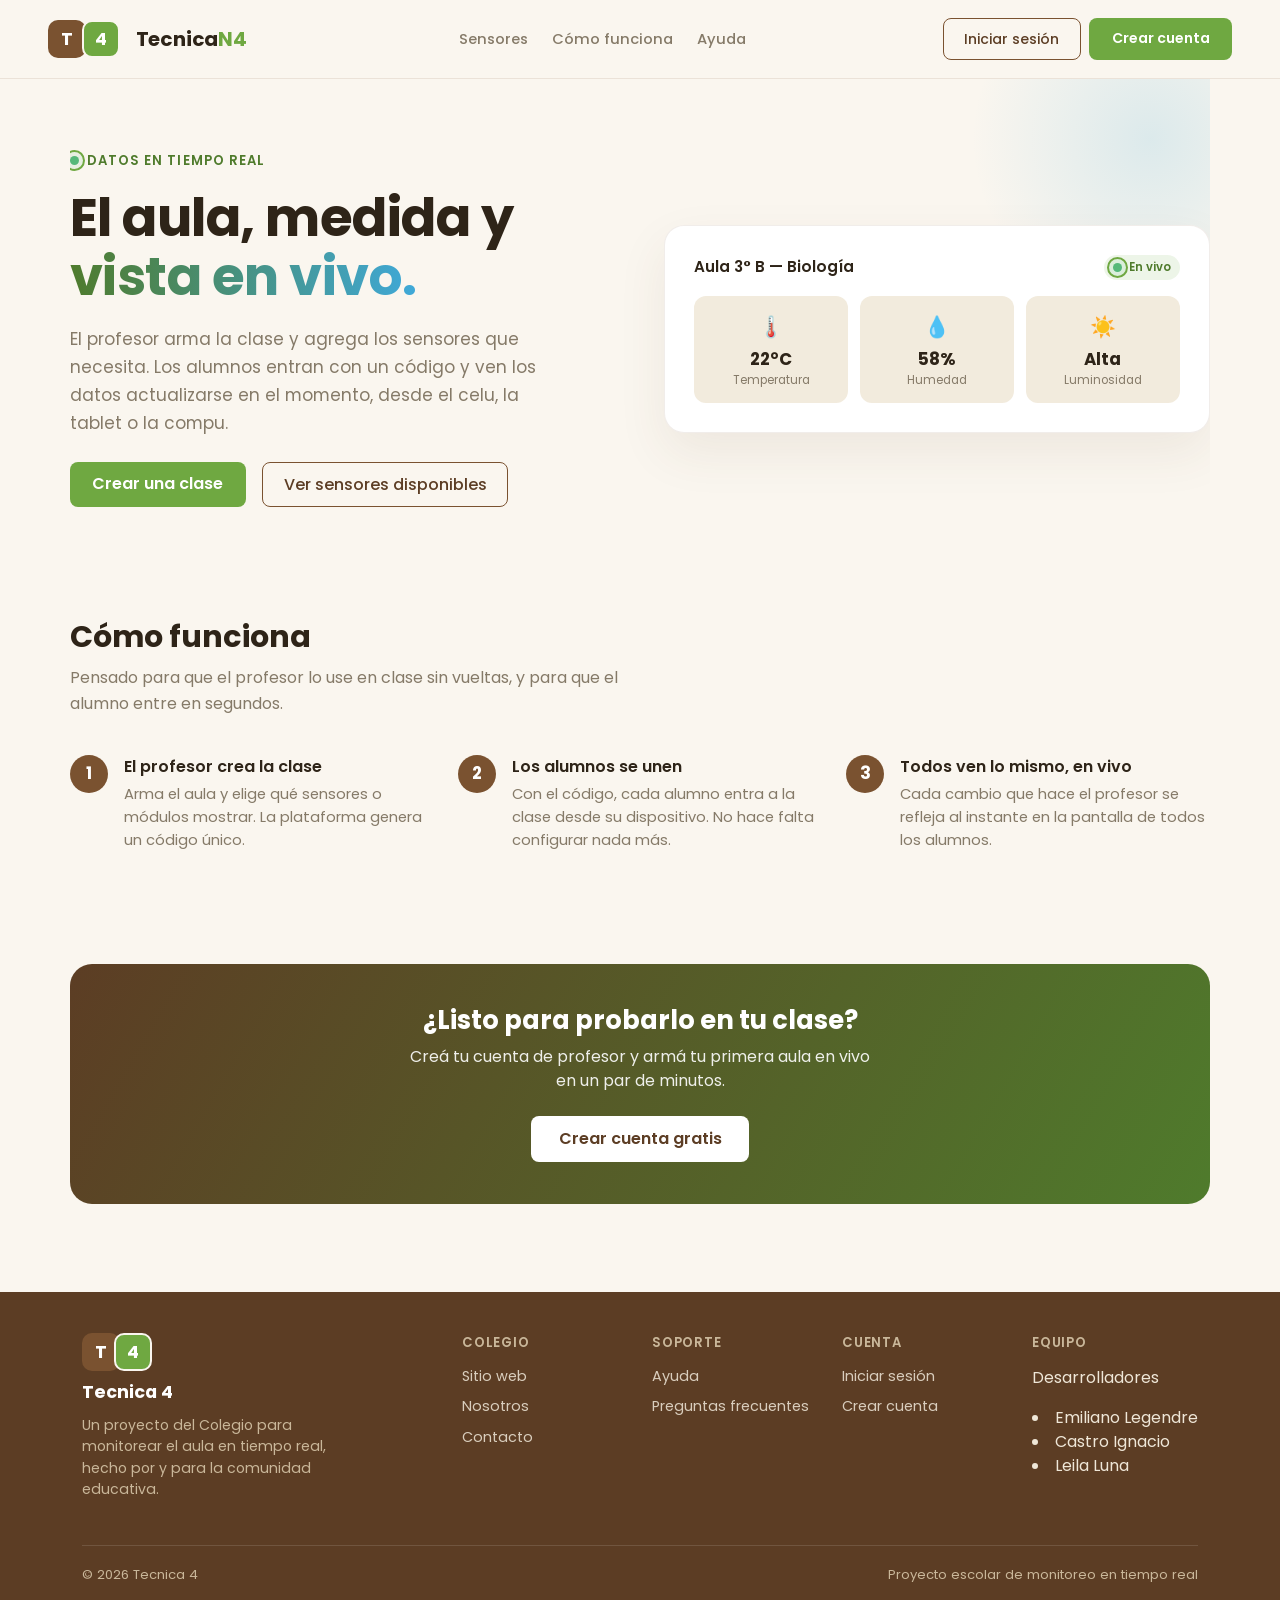
<file: home.html>
<!DOCTYPE html>
<html lang="es">
<head>
<meta charset="UTF-8">
<meta name="viewport" content="width=device-width, initial-scale=1.0">
<title>Tec4 — Monitoreo en vivo para el aula</title>
<link href="https://cdnjs.cloudflare.com/ajax/libs/twitter-bootstrap/5.3.3/css/bootstrap.min.css" rel="stylesheet">
<link rel="preconnect" href="https://fonts.googleapis.com">
<link href="https://fonts.googleapis.com/css2?family=Poppins:wght@400;500;600;700&display=swap" rel="stylesheet">
<link rel="stylesheet" href="styles.css">
</head>
<body>

<nav class="navbar navbar-custom container-fluid px-4 px-lg-5">
  <div class="d-flex align-items-center gap-3">
    <div class="brand-logos">
      <div class="logo-chip school" title="Logo del colegio">T</div>
      <div class="logo-chip project" title="Logo de AulaViva">4</div>
    </div>
    <a class="navbar-brand brand mb-0" href="index.html">Tecnica<span class="accent">N4</span></a>
  </div>
  <div class="d-none d-lg-flex align-items-center gap-4">
    <a href="#sensores" class="nav-link-custom text-decoration-none">Sensores</a>
    <a href="#como-funciona" class="nav-link-custom text-decoration-none">Cómo funciona</a>
    <a href="#" class="nav-link-custom text-decoration-none">Ayuda</a>
  </div>
  <div class="d-flex gap-2">
    <a href="login/login.html" class="btn btn-outline-custom btn-sm">Iniciar sesión</a>
    <a href="registro/registro.html" class="btn btn-verde btn-sm">Crear cuenta</a>
  </div>
</nav>

<div class="container hero">
  <div class="row align-items-center g-5">
    <div class="col-lg-6">
      <div class="eyebrow"><span class="pulse-dot"></span> Datos en tiempo real</div>
      <h1 class="headline">
        El aula, medida y<br>
        <span class="grad">vista en vivo.</span>
      </h1>
      <p class="lede">
        El profesor arma la clase y agrega los sensores que necesita.
        Los alumnos entran con un código y ven los datos actualizarse
        en el momento, desde el celu, la tablet o la compu.
      </p>
      <div class="d-flex flex-wrap gap-3 mt-4">
        <a href="register.html" class="btn btn-verde">Crear una clase</a>
        <a href="#sensores" class="btn btn-outline-custom">Ver sensores disponibles</a>
      </div>
    </div>

    <div class="col-lg-6">
      <div class="hero-card">
        <div class="hero-card-header">
          <span class="hero-card-title">Aula 3° B — Biología</span>
          <span class="live-tag"><span class="pulse-dot"></span> En vivo</span>
        </div>
        <div class="mini-sensor-row">
          <div class="mini-sensor">
            <div class="icon">🌡️</div>
            <div class="val">22°C</div>
            <div class="lab">Temperatura</div>
          </div>
          <div class="mini-sensor">
            <div class="icon">💧</div>
            <div class="val">58%</div>
            <div class="lab">Humedad</div>
          </div>
          <div class="mini-sensor">
            <div class="icon">☀️</div>
            <div class="val">Alta</div>
            <div class="lab">Luminosidad</div>
          </div>
        </div>
      </div>
    </div>
  </div>
</div>



<div class="container section" id="como-funciona">
  <h2 class="section-title">Cómo funciona</h2>
  <p class="section-sub">
    Pensado para que el profesor lo use en clase sin vueltas, y para
    que el alumno entre en segundos.
  </p>

  <div class="row g-4">
    <div class="col-md-4 step-card fade-up">
      <div class="step-num">1</div>
      <div>
        <div class="step-title">El profesor crea la clase</div>
        <div class="step-text">Arma el aula y elige qué sensores o módulos mostrar. La plataforma genera un código único.</div>
      </div>
    </div>
    <div class="col-md-4 step-card fade-up">
      <div class="step-num">2</div>
      <div>
        <div class="step-title">Los alumnos se unen</div>
        <div class="step-text">Con el código, cada alumno entra a la clase desde su dispositivo. No hace falta configurar nada más.</div>
      </div>
    </div>
    <div class="col-md-4 step-card fade-up">
      <div class="step-num">3</div>
      <div>
        <div class="step-title">Todos ven lo mismo, en vivo</div>
        <div class="step-text">Cada cambio que hace el profesor se refleja al instante en la pantalla de todos los alumnos.</div>
      </div>
    </div>
  </div>
</div>

<div class="container section">
  <div class="cta-band fade-up">
    <h3>¿Listo para probarlo en tu clase?</h3>
    <p>Creá tu cuenta de profesor y armá tu primera aula en vivo en un par de minutos.</p>
    <a href="register.html" class="btn btn-cta">Crear cuenta gratis</a>
  </div>
</div>

<footer class="footer">
  <div class="container">
    <div class="row g-4">
      <div class="col-lg-4">
        <div class="d-flex align-items-center gap-2 mb-2">
          <div class="logo-chip school">T</div>
          <div class="logo-chip project">4</div>
        </div>
        <div class="footer-brand">Tecnica 4</div>
        <p style="color:#C9B79A; font-size:0.88rem; max-width:280px;">
          Un proyecto del Colegio para monitorear el aula en tiempo real,
          hecho por y para la comunidad educativa.
        </p>  
      </div>
      <div class="col-6 col-lg-2">
        <div class="footer-col-title">Colegio</div>
        <a href="#">Sitio web</a>
        <a href="#">Nosotros</a>
        <a href="#">Contacto</a>
      </div>
      <div class="col-6 col-lg-2">
        <div class="footer-col-title">Soporte</div>
        <a href="#">Ayuda</a>
        <a href="#">Preguntas frecuentes</a>
      </div>
      <div class="col-6 col-lg-2">
        <div class="footer-col-title">Cuenta</div>
        <a href="login.html">Iniciar sesión</a>
        <a href="register.html">Crear cuenta</a>
      </div>
      <div class="col-6 col-lg-2">
        <div class="footer-col-title">Equipo</div>
        <p>Desarrolladores</p>
        <li>Emiliano Legendre</li>
        <li>Castro Ignacio</li>
        <li>Leila Luna</li>
      </div>
    </div>
    <div class="footer-bottom">
      <span>© 2026 Tecnica 4</span>
      <span>Proyecto escolar de monitoreo en tiempo real</span>
    </div>
  </div>
</footer>

<script>
  const els = document.querySelectorAll('.fade-up');
  const obs = new IntersectionObserver((entries) => {
    entries.forEach(e => {
      if (e.isIntersecting) e.target.classList.add('visible');
    });
  }, { threshold: 0.15 });
  els.forEach(el => obs.observe(el));
</script>

</body>
</html>
</file>
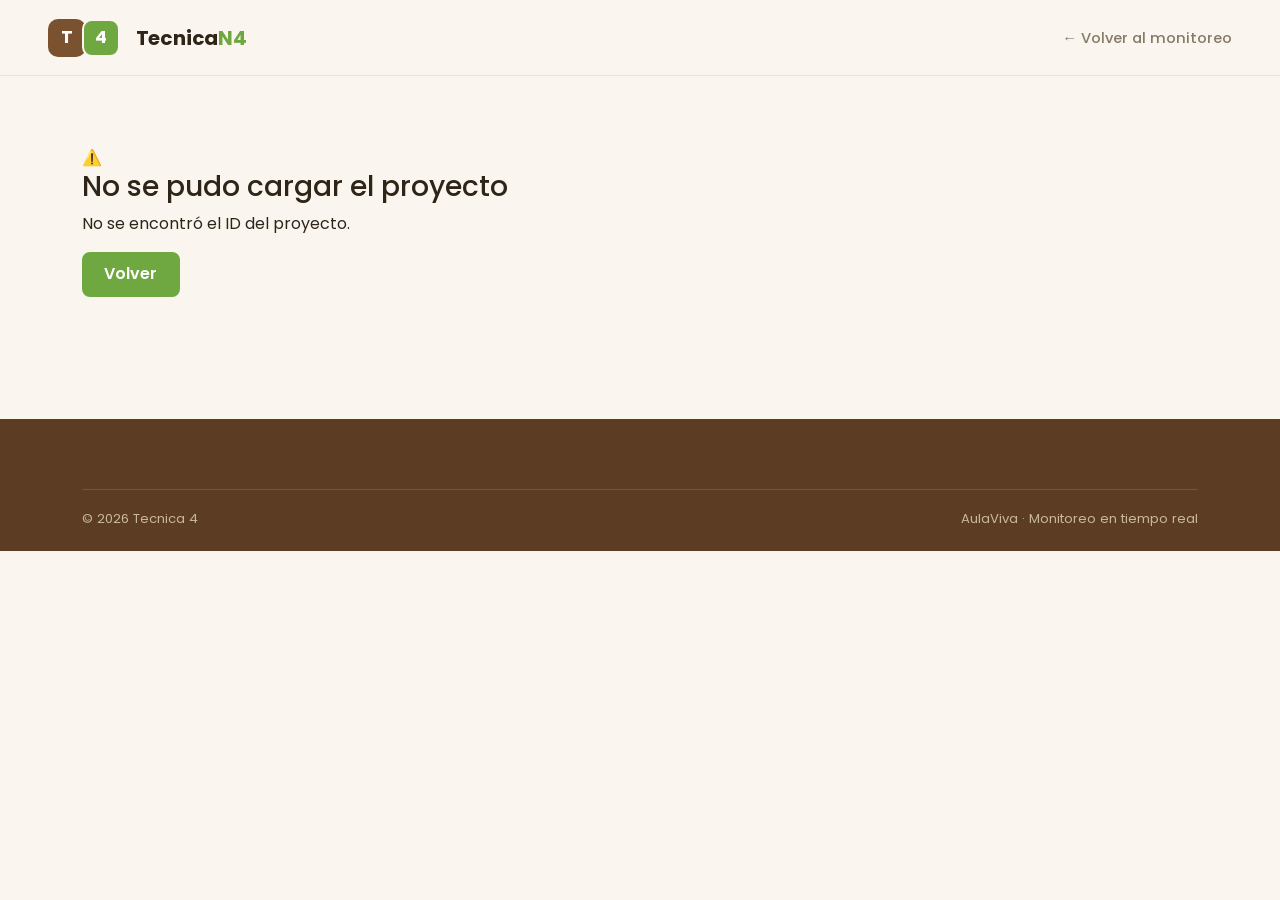
<file: proyecto.html>
<!DOCTYPE html>
<html lang="es">

<head>

    <meta charset="UTF-8">

    <meta
        name="viewport"
        content="width=device-width, initial-scale=1.0">

    <title>AulaViva — Proyecto</title>


    <link
        href="https://cdnjs.cloudflare.com/ajax/libs/twitter-bootstrap/5.3.3/css/bootstrap.min.css"
        rel="stylesheet">


    <link
        href="https://fonts.googleapis.com/css2?family=Poppins:wght@400;500;600;700&display=swap"
        rel="stylesheet">


    <link
        rel="stylesheet"
        href="styles.css">

</head>


<body>


<!-- =====================================================
     NAVBAR
===================================================== -->

<nav class="navbar navbar-custom container-fluid px-4 px-lg-5">

    <div class="d-flex align-items-center gap-3">

        <div class="brand-logos">

            <div class="logo-chip school">
                T
            </div>

            <div class="logo-chip project">
                4
            </div>

        </div>


        <a
            class="navbar-brand brand mb-0"
            href="index.php">

            Tecnica<span class="accent">N4</span>

        </a>

    </div>


    <div class="d-flex align-items-center gap-3">

        <a
            href="index.php"
            class="nav-link-custom text-decoration-none">

            ← Volver al monitoreo

        </a>

    </div>

</nav>



<!-- =====================================================
     CONTENIDO
===================================================== -->

<main class="container dashboard">


    <!-- CARGANDO -->

    <div
        id="cargandoProyecto"
        class="text-center py-5">

        <h3>
            Cargando proyecto...
        </h3>

    </div>



    <!-- =================================================
         PROYECTO
    ================================================== -->

    <section
        id="contenidoProyecto"
        style="display:none;">


        <!-- ENCABEZADO -->

        <div class="dashboard-header">

            <div>

                <div class="eyebrow">

                    <span class="pulse-dot"></span>

                    Proyecto de monitoreo

                </div>


                <h1
                    id="nombreProyecto"
                    class="dashboard-title">

                    —

                </h1>


                <p
                    id="descripcionProyecto"
                    class="dashboard-subtitle">

                    —

                </p>

            </div>


            <div class="live-status">

                <span class="pulse-dot"></span>

                <div>

                    <strong id="estadoProyecto">
                        —
                    </strong>

                    <small>
                        Estado del proyecto
                    </small>

                </div>

            </div>

        </div>



        <!-- =================================================
             INFORMACIÓN
        ================================================== -->

        <section class="dashboard-info">


            <div class="info-box">

                <div class="info-icon">
                    📚
                </div>

                <div>

                    <strong>
                        Materia
                    </strong>

                    <p id="materiaProyecto">
                        —
                    </p>

                </div>

            </div>



            <div class="info-box">

                <div class="info-icon">
                    🎓
                </div>

                <div>

                    <strong>
                        Curso
                    </strong>

                    <p id="cursoProyecto">
                        —
                    </p>

                </div>

            </div>



            <div class="info-box">

                <div class="info-icon">
                    👤
                </div>

                <div>

                    <strong>
                        Responsable
                    </strong>

                    <p id="responsableProyecto">
                        —
                    </p>

                </div>

            </div>



            <div class="info-box">

                <div class="info-icon">
                    🧑‍💻
                </div>

                <div>

                    <strong>
                        Creado por
                    </strong>

                    <p id="usuarioProyecto">
                        —
                    </p>

                </div>

            </div>


        </section>



        <!-- =================================================
             SENSORES ACTUALES
        ================================================== -->

        <section>

            <div class="projects-heading">

                <div>

                    <div class="eyebrow">
                        Datos actuales
                    </div>

                    <h2>
                        Sensores
                    </h2>

                    <p>
                        Últimos valores registrados.
                    </p>

                </div>

            </div>


            <div class="row g-4">


                <!-- MQ5 -->

                <div class="col-md-4">

                    <article class="sensor-card">

                        <div class="sensor-card-top">

                            <div class="sensor-icon">
                                🔥
                            </div>

                            <span
                                id="estadoMQ5"
                                class="sensor-status">

                                Esperando

                            </span>

                        </div>


                        <div class="sensor-info">

                            <p class="sensor-label">
                                SENSOR MQ-5
                            </p>


                            <h2
                                id="actualMQ5"
                                class="sensor-value">

                                —

                            </h2>


                            <p class="sensor-name">
                                Gases combustibles
                            </p>

                        </div>

                    </article>

                </div>



                <!-- DHT11 -->

                <div class="col-md-4">

                    <article class="sensor-card">

                        <div class="sensor-card-top">

                            <div class="sensor-icon">
                                🌡️
                            </div>

                            <span
                                id="estadoDHT11"
                                class="sensor-status">

                                Esperando

                            </span>

                        </div>


                        <div class="sensor-info">

                            <p class="sensor-label">
                                SENSOR DHT11
                            </p>


                            <div class="sensor-measure">

                                <span class="measure-label">
                                    Temperatura
                                </span>

                                <h2
                                    id="actualDHTTemp"
                                    class="sensor-value sensor-value-small">

                                    —

                                </h2>

                            </div>


                            <div class="sensor-measure">

                                <span class="measure-label">
                                    Humedad
                                </span>

                                <h2
                                    id="actualDHTHum"
                                    class="sensor-value sensor-value-small">

                                    —

                                </h2>

                            </div>

                        </div>

                    </article>

                </div>



                <!-- DS18B20 -->

                <div class="col-md-4">

                    <article class="sensor-card">

                        <div class="sensor-card-top">

                            <div class="sensor-icon">
                                🌡️
                            </div>

                            <span
                                id="estadoDS18"
                                class="sensor-status">

                                Esperando

                            </span>

                        </div>


                        <div class="sensor-info">

                            <p class="sensor-label">
                                SENSOR DS18B20
                            </p>


                            <h2
                                id="actualDS18"
                                class="sensor-value">

                                —

                            </h2>


                            <p class="sensor-name">
                                Temperatura de precisión
                            </p>

                        </div>

                    </article>

                </div>


            </div>

        </section>



        <!-- =================================================
             ÚLTIMA MEDICIÓN
        ================================================== -->

        <section class="create-project-section">

            <div>

                <div class="eyebrow">
                    Historial
                </div>

                <h2>
                    Mediciones registradas
                </h2>

                <p>
                    Los datos se organizan según las
                    mediciones recibidas de los sensores.
                </p>

            </div>


            <div>

                <strong>
                    Última medición
                </strong>

                <p id="ultimaMedicion">
                    —
                </p>

            </div>

        </section>



        <!-- =================================================
             TABLA
        ================================================== -->

        <section class="projects-section">


            <div class="projects-heading">

                <div>

                    <div class="eyebrow">
                        Historial
                    </div>


                    <h2>
                        Mediciones de sensores
                    </h2>


                    <p>
                        Registro de los datos recibidos
                        durante el monitoreo.
                    </p>

                </div>

            </div>



            <div
                class="table-responsive">


                <table
                    class="table align-middle">


                    <thead>

                        <tr>

                            <th>
                                Fecha
                            </th>

                            <th>
                                Hora
                            </th>

                            <th>
                                MQ-5
                            </th>

                            <th>
                                DHT11 Temp.
                            </th>

                            <th>
                                DHT11 Hum.
                            </th>

                            <th>
                                DS18B20
                            </th>

                        </tr>

                    </thead>


                    <tbody
                        id="tablaMediciones">

                    </tbody>


                </table>


            </div>



            <div
                id="sinMediciones"
                class="empty-projects"
                style="display:none;">


                <div class="empty-projects-icon">
                    📊
                </div>


                <h3>
                    Todavía no hay mediciones
                </h3>


                <p>
                    Las mediciones aparecerán cuando
                    la API comience a enviar datos.
                </p>


            </div>


        </section>


    </section>



    <!-- =================================================
         ERROR
    ================================================== -->

    <div
        id="errorProyecto"
        class="empty-projects"
        style="display:none;">


        <div class="empty-projects-icon">
            ⚠️
        </div>


        <h3>
            No se pudo cargar el proyecto
        </h3>


        <p id="mensajeError">
            —
        </p>


        <a
            href="index.php"
            class="btn btn-verde">

            Volver

        </a>

    </div>


</main>



<!-- =====================================================
     FOOTER
===================================================== -->

<footer class="footer dashboard-footer">

    <div class="container">

        <div class="footer-bottom">

            <span>
                © 2026 Tecnica 4
            </span>

            <span>
                AulaViva · Monitoreo en tiempo real
            </span>

        </div>

    </div>

</footer>



<script
    src="https://cdnjs.cloudflare.com/ajax/libs/bootstrap/5.3.3/js/bootstrap.bundle.min.js">
</script>


<script src="proyecto.js?v=3"></script>


</body>

</html>
</file>
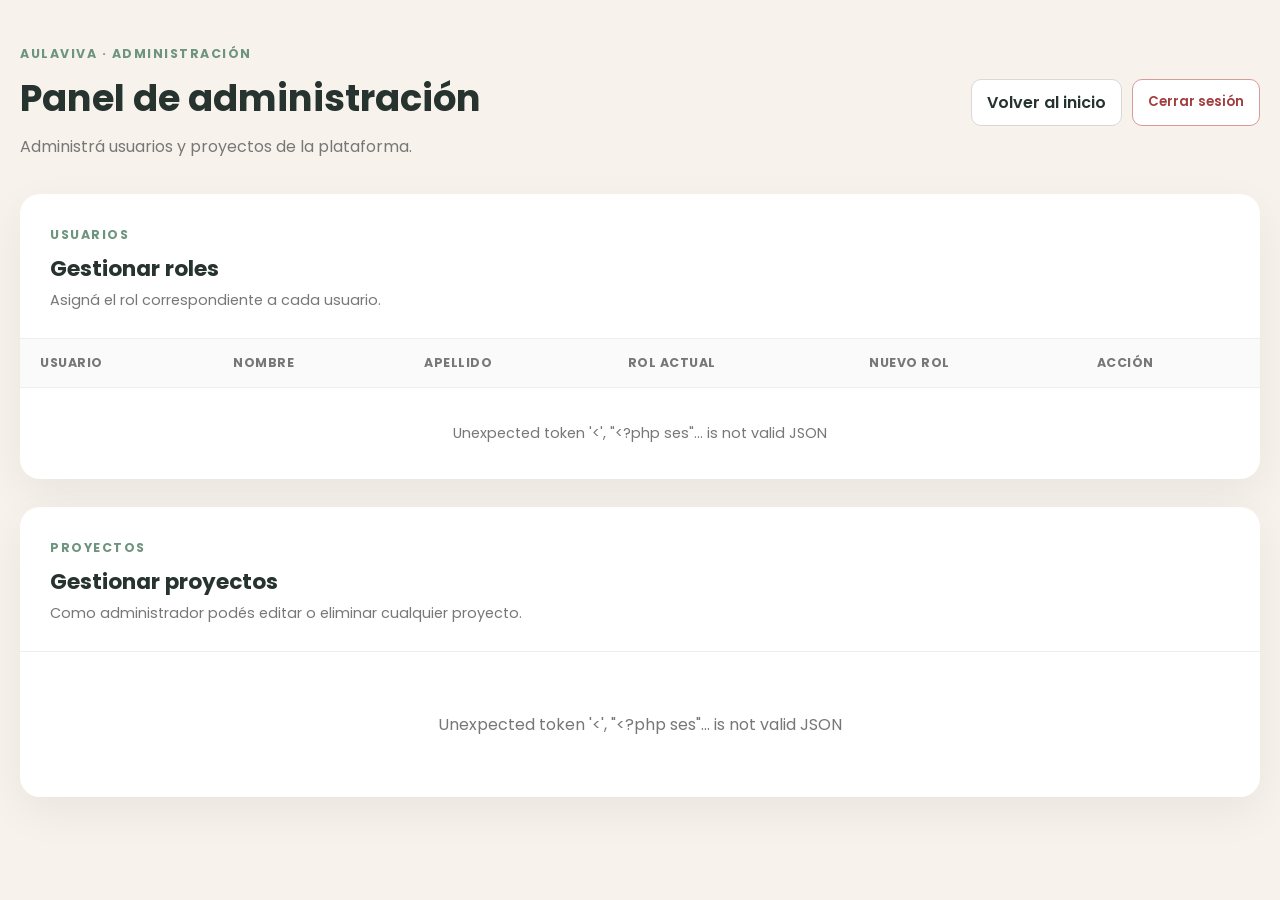
<file: admin/admin.html>
<!DOCTYPE html>
<html lang="es">

<head>

    <meta charset="UTF-8">

    <meta
        name="viewport"
        content="width=device-width, initial-scale=1.0">

    <title>Panel de administración — AulaViva</title>

    <link
        rel="preconnect"
        href="https://fonts.googleapis.com">

    <link
        href="https://fonts.googleapis.com/css2?family=Poppins:wght@400;500;600;700&display=swap"
        rel="stylesheet">

    <link
        rel="stylesheet"
        href="admin.css">

</head>

<body>

<main class="admin-page">

    <div class="admin-container">

        <!-- HEADER -->

        <header class="admin-header">

            <div>

                <div class="eyebrow">
                    AULAVIVA · ADMINISTRACIÓN
                </div>

                <h1>
                    Panel de administración
                </h1>

                <p>
                    Administrá usuarios y proyectos de la plataforma.
                </p>

            </div>


            <div class="header-actions">

                <a
                    href="../index.php"
                    class="btn-secondary">

                    Volver al inicio

                </a>

                <button
                    onclick="cerrarSesion()"
                    class="btn-danger-outline">

                    Cerrar sesión

                </button>

            </div>

        </header>


        <!-- MENSAJE -->

        <div
            id="mensaje"
            class="mensaje"
            style="display:none;">

        </div>


        <!-- USUARIOS -->

        <section class="admin-card">

            <div class="card-header">

                <div>

                    <span class="card-kicker">
                        USUARIOS
                    </span>

                    <h2>
                        Gestionar roles
                    </h2>

                    <p>
                        Asigná el rol correspondiente a cada usuario.
                    </p>

                </div>

            </div>


            <div class="table-wrapper">

                <table>

                    <thead>

                        <tr>

                            <th>
                                Usuario
                            </th>

                            <th>
                                Nombre
                            </th>

                            <th>
                                Apellido
                            </th>

                            <th>
                                Rol actual
                            </th>

                            <th>
                                Nuevo rol
                            </th>

                            <th>
                                Acción
                            </th>

                        </tr>

                    </thead>


                    <tbody id="listaUsuarios">

                        <tr>

                            <td
                                colspan="6"
                                class="loading">

                                Cargando usuarios...

                            </td>

                        </tr>

                    </tbody>

                </table>

            </div>

        </section>


        <!-- PROYECTOS -->

        <section class="admin-card">

            <div class="card-header">

                <div>

                    <span class="card-kicker">
                        PROYECTOS
                    </span>

                    <h2>
                        Gestionar proyectos
                    </h2>

                    <p>
                        Como administrador podés editar o eliminar cualquier proyecto.
                    </p>

                </div>

            </div>


            <div
                id="listaProyectos"
                class="projects-grid">

                <div class="loading">
                    Cargando proyectos...
                </div>

            </div>

        </section>


    </div>

</main>


<!-- MODAL EDITAR PROYECTO -->

<div
    id="modalEditar"
    class="modal">

    <div class="modal-box">

        <div class="modal-header">

            <div>

                <span class="card-kicker">
                    ADMINISTRADOR
                </span>

                <h2>
                    Editar proyecto
                </h2>

            </div>

            <button
                class="modal-close"
                onclick="cerrarModal()">

                ×

            </button>

        </div>


        <input
            type="hidden"
            id="editarId">


        <label>
            Título
        </label>

        <input
            type="text"
            id="editarTitulo"
            class="input">


        <label>
            Descripción
        </label>

        <textarea
            id="editarDescripcion"
            class="input textarea"></textarea>


        <label>
            Usuario propietario
        </label>

        <input
            type="text"
            id="editarUsuario"
            class="input">


        <div class="modal-actions">

            <button
                class="btn-secondary"
                onclick="cerrarModal()">

                Cancelar

            </button>

            <button
                class="btn-primary"
                onclick="guardarProyecto()">

                Guardar cambios

            </button>

        </div>

    </div>

</div>


<script src="admin.js"></script>

</body>

</html>
</file>
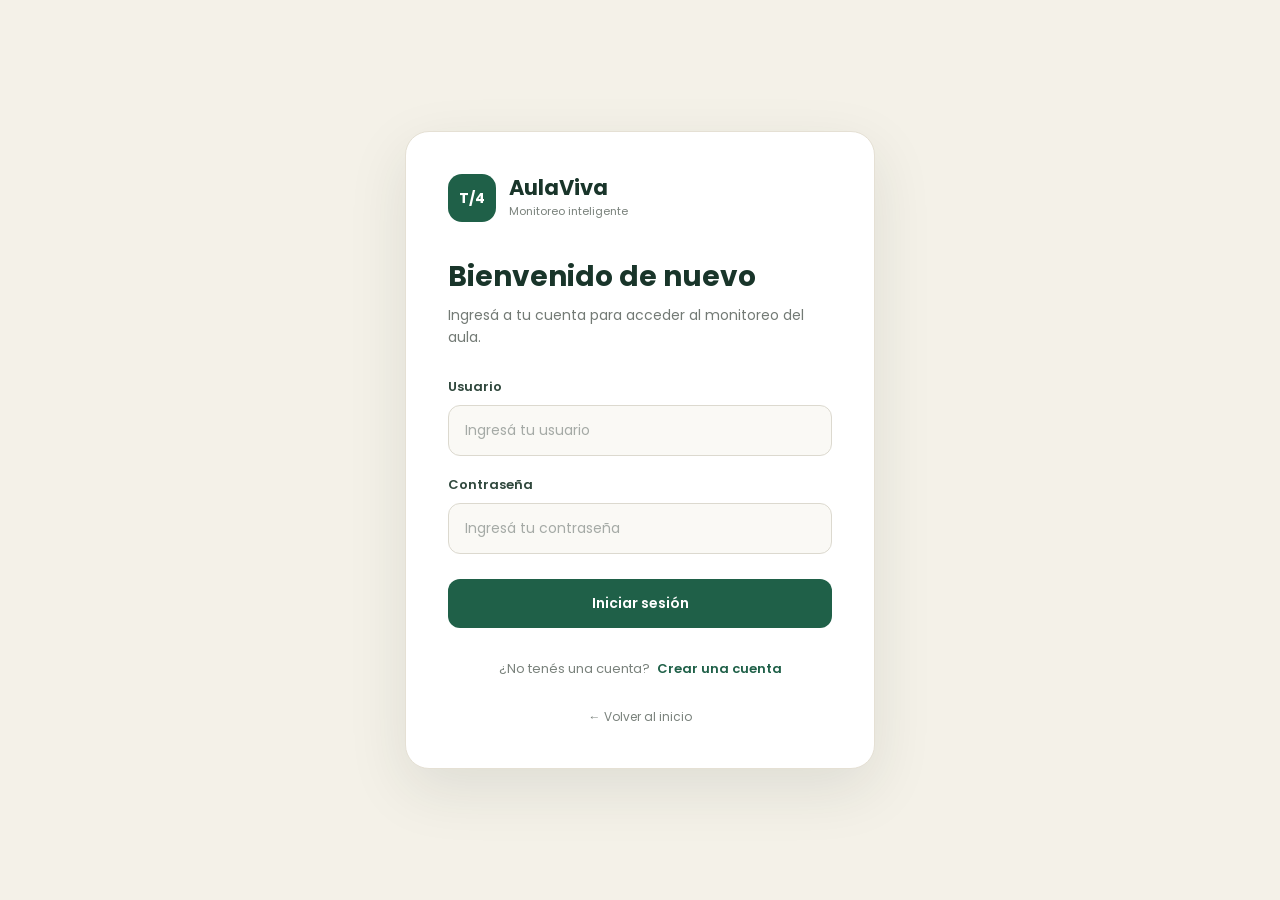
<file: login/login.html>
<!DOCTYPE html>
<html lang="es">

<head>

    <meta charset="UTF-8">

    <meta
        name="viewport"
        content="width=device-width, initial-scale=1.0"
    >

    <title>Iniciar sesión — AulaViva</title>

    <link
        rel="stylesheet"
        href="login.css"
    >

    <link
        href="https://fonts.googleapis.com/css2?family=Poppins:wght@400;500;600;700&display=swap"
        rel="stylesheet"
    >

</head>


<body>

    <main class="login-page">

        <section class="login-card">


            <!-- MARCA -->

            <div class="brand">

                <div class="brand-icon">
                    T/4
                </div>

                <div>

                    <h1>
                        AulaViva
                    </h1>

                    <span>
                        Monitoreo inteligente
                    </span>

                </div>

            </div>


            <!-- ENCABEZADO -->

            <div class="login-header">

                <h2>
                    Bienvenido de nuevo
                </h2>

                <p>
                    Ingresá a tu cuenta para acceder
                    al monitoreo del aula.
                </p>

            </div>


            <!-- LOGIN -->

            <form
                action="login.php"
                method="POST"
            >

                <div class="input-group">

                    <label for="id_usuario">
                        Usuario
                    </label>

                    <input
                        type="text"
                        id="id_usuario"
                        name="id_usuario"
                        placeholder="Ingresá tu usuario"
                        autocomplete="username"
                        required
                    >

                </div>


                <div class="input-group">

                    <label for="password">
                        Contraseña
                    </label>

                    <input
                        type="password"
                        id="password"
                        name="password"
                        placeholder="Ingresá tu contraseña"
                        autocomplete="current-password"
                        required
                    >

                </div>


                <button
                    type="submit"
                    class="btn-primary"
                >
                    Iniciar sesión
                </button>

            </form>


            <!-- REGISTRO -->

            <div class="login-footer">

                <p>
                    ¿No tenés una cuenta?
                </p>

                <a href="../registro/registro.html">
                    Crear una cuenta
                </a>

            </div>


            <!-- VOLVER -->

            <a
                href="../home.html"
                class="back-home"
            >
                ← Volver al inicio
            </a>


        </section>

    </main>


    <script src="login.js"></script>

</body>

</html>
</file>
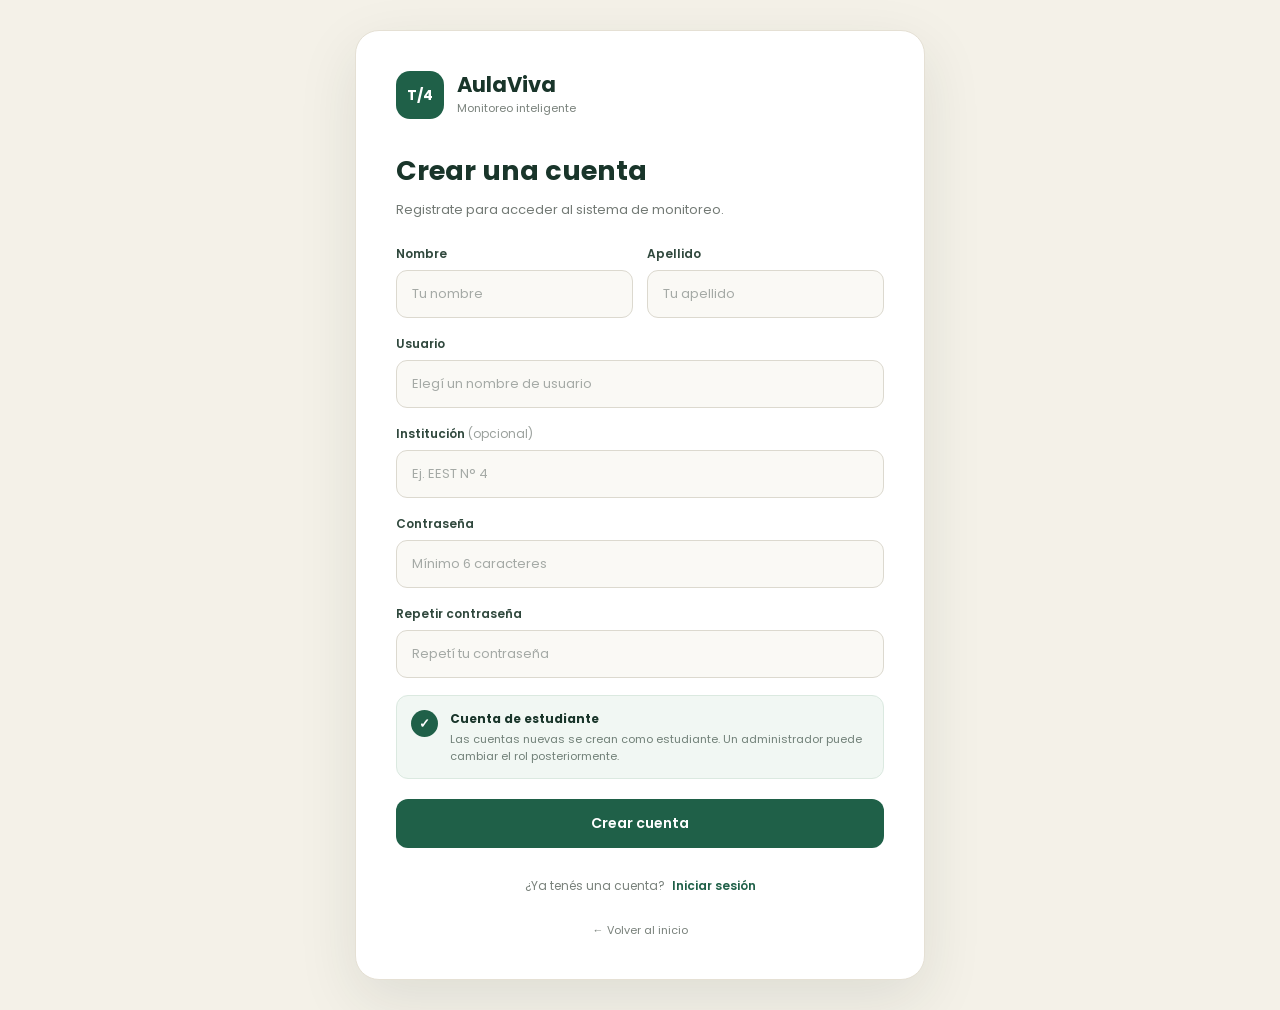
<file: registro/registro.html>
<!DOCTYPE html>
<html lang="es">

<head>

    <meta charset="UTF-8">

    <meta
        name="viewport"
        content="width=device-width, initial-scale=1.0"
    >

    <title>Crear cuenta — AulaViva</title>

    <link
        rel="stylesheet"
        href="registro.css"
    >

    <link
        href="https://fonts.googleapis.com/css2?family=Poppins:wght@400;500;600;700&display=swap"
        rel="stylesheet"
    >

</head>


<body>

    <main class="register-page">

        <section class="register-card">


            <!-- MARCA -->

            <div class="brand">

                <div class="brand-icon">
                    T/4
                </div>

                <div>

                    <h1>
                        AulaViva
                    </h1>

                    <span>
                        Monitoreo inteligente
                    </span>

                </div>

            </div>


            <!-- ENCABEZADO -->

            <div class="register-header">

                <h2>
                    Crear una cuenta
                </h2>

                <p>
                    Registrate para acceder al
                    sistema de monitoreo.
                </p>

            </div>


            <!-- REGISTRO -->

            <form
                action="registro.php"
                method="POST"
            >


                <!-- NOMBRE Y APELLIDO -->

                <div class="two-columns">


                    <div class="input-group">

                        <label for="nombre">
                            Nombre
                        </label>

                        <input
                            type="text"
                            id="nombre"
                            name="nombre"
                            placeholder="Tu nombre"
                            required
                        >

                    </div>


                    <div class="input-group">

                        <label for="apellido">
                            Apellido
                        </label>

                        <input
                            type="text"
                            id="apellido"
                            name="apellido"
                            placeholder="Tu apellido"
                            required
                        >

                    </div>


                </div>


                <!-- USUARIO -->

                <div class="input-group">

                    <label for="id_usuario">
                        Usuario
                    </label>

                    <input
                        type="text"
                        id="id_usuario"
                        name="id_usuario"
                        placeholder="Elegí un nombre de usuario"
                        autocomplete="username"
                        required
                    >

                </div>


                <!-- INSTITUCIÓN -->

                <div class="input-group">

                    <label for="institucion">

                        Institución

                        <span>
                            (opcional)
                        </span>

                    </label>

                    <input
                        type="text"
                        id="institucion"
                        name="institucion"
                        placeholder="Ej. EEST N° 4"
                    >

                </div>


                <!-- CONTRASEÑA -->

                <div class="input-group">

                    <label for="password">
                        Contraseña
                    </label>

                    <input
                        type="password"
                        id="password"
                        name="password"
                        placeholder="Mínimo 6 caracteres"
                        autocomplete="new-password"
                        minlength="6"
                        required
                    >

                </div>


                <!-- REPETIR CONTRASEÑA -->

                <div class="input-group">

                    <label for="password_confirm">
                        Repetir contraseña
                    </label>

                    <input
                        type="password"
                        id="password_confirm"
                        name="password_confirm"
                        placeholder="Repetí tu contraseña"
                        autocomplete="new-password"
                        minlength="6"
                        required
                    >

                </div>


                <!-- INFORMACIÓN DEL ROL -->

                <div class="role-info">

                    <div class="role-icon">
                        ✓
                    </div>

                    <div>

                        <strong>
                            Cuenta de estudiante
                        </strong>

                        <p>
                            Las cuentas nuevas se crean
                            como estudiante.
                            Un administrador puede cambiar
                            el rol posteriormente.
                        </p>

                    </div>

                </div>


                <!-- BOTÓN -->

                <button
                    type="submit"
                    class="btn-primary"
                >
                    Crear cuenta
                </button>


            </form>


            <!-- LOGIN -->

            <div class="register-footer">

                <p>
                    ¿Ya tenés una cuenta?
                </p>

                <a href="../login/login.html">
                    Iniciar sesión
                </a>

            </div>


            <!-- HOME -->

            <a
                href="../home.html"
                class="back-home"
            >
                ← Volver al inicio
            </a>


        </section>

    </main>


    <script src="registro.js"></script>

</body>

</html>
</file>
<file: styles.css>
:root {
  --bg-deep: #FAF6EF;
  --bg-panel: #FFFFFF;
  --cream: #F2EBDD;
  --marron: #7A5230;
  --marron-dark: #5C3D24;
  --verde: #6FA841;
  --verde-dark: #4F7B2C;
  --celeste: #3FA9D9;
  --ink: #2E2418;
  --slate: #857A68;
}

* { box-sizing: border-box; }

html, body {
  background: var(--bg-deep);
  color: var(--ink);
  font-family: 'Poppins', sans-serif;
  min-height: 100vh;
  scroll-behavior: smooth;
}

/* ---------- Navbar ---------- */
.navbar-custom {
  background: var(--bg-deep);
  padding: 1.1rem 0;
  border-bottom: 1px solid rgba(122,82,48,0.12);
}

.brand-logos {
  display: flex;
  align-items: center;
  gap: 0.6rem;
}

.logo-chip {
  width: 38px;
  height: 38px;
  border-radius: 10px;
  display: flex;
  align-items: center;
  justify-content: center;
  font-size: 1.1rem;
  font-weight: 700;
  color: #fff;
}

.logo-chip.school { background: var(--marron); }
.logo-chip.project { background: var(--verde); margin-left: -14px; border: 2px solid var(--bg-deep); }

.brand {
  font-family: 'Poppins', sans-serif;
  font-weight: 700;
  font-size: 1.25rem;
  letter-spacing: -0.01em;
  color: var(--ink) !important;
}

.brand .accent { color: var(--verde); }

.nav-link-custom {
  color: var(--slate) !important;
  font-size: 0.92rem;
  font-weight: 500;
  transition: color 0.15s ease;
}

.nav-link-custom:hover { color: var(--marron-dark) !important; }

.btn-verde {
  background: var(--verde);
  border: none;
  color: #fff;
  font-weight: 600;
  padding: 0.65rem 1.4rem;
  border-radius: 8px;
  transition: transform 0.15s ease, box-shadow 0.15s ease, background 0.15s ease;
}

.btn-verde:hover {
  background: var(--verde-dark);
  color: #fff;
  transform: translateY(-2px);
  box-shadow: 0 8px 20px rgba(111,168,65,0.3);
}

.btn-outline-custom {
  background: transparent;
  border: 1.5px solid var(--marron);
  color: var(--marron-dark);
  font-weight: 500;
  padding: 0.62rem 1.3rem;
  border-radius: 8px;
  transition: all 0.15s ease;
}

.btn-outline-custom:hover {
  background: var(--marron);
  color: #fff;
}

/* ---------- Hero ---------- */
.hero {
  padding: 4.5rem 0 3.5rem;
  position: relative;
  overflow: hidden;
}

.hero::before {
  content: '';
  position: absolute;
  top: -120px;
  right: -120px;
  width: 360px;
  height: 360px;
  border-radius: 50%;
  background: radial-gradient(circle, rgba(63,169,217,0.16), transparent 70%);
  pointer-events: none;
}

.eyebrow {
  font-size: 0.82rem;
  letter-spacing: 0.08em;
  text-transform: uppercase;
  color: var(--verde-dark);
  font-weight: 600;
  display: flex;
  align-items: center;
  gap: 0.5rem;
}

.pulse-dot {
  width: 9px;
  height: 9px;
  border-radius: 50%;
  background: var(--verde);
  position: relative;
}

.pulse-dot::after {
  content: '';
  position: absolute;
  inset: -6px;
  border-radius: 50%;
  border: 2px solid var(--verde);
  animation: pulse 2s ease-out infinite;
}

@keyframes pulse {
  0% { transform: scale(0.6); opacity: 0.8; }
  100% { transform: scale(1.8); opacity: 0; }
}

.headline {
  font-family: 'Poppins', sans-serif;
  font-weight: 700;
  font-size: clamp(2.1rem, 4.6vw, 3.3rem);
  line-height: 1.12;
  letter-spacing: -0.01em;
  margin: 1.1rem 0 1.2rem;
  color: var(--ink);
}

.headline .grad {
  background: linear-gradient(90deg, var(--verde-dark), var(--celeste));
  -webkit-background-clip: text;
  background-clip: text;
  color: transparent;
}

.lede {
  color: var(--slate);
  font-size: 1.06rem;
  max-width: 480px;
  line-height: 1.65;
}

/* ---------- Hero visual card ---------- */
.hero-card {
  background: var(--bg-panel);
  border: 1px solid rgba(122,82,48,0.1);
  border-radius: 20px;
  padding: 1.8rem;
  box-shadow: 0 20px 50px rgba(92,61,36,0.08);
  animation: floatIn 0.7s ease both;
}

@keyframes floatIn {
  from { opacity: 0; transform: translateY(16px); }
  to { opacity: 1; transform: translateY(0); }
}

.hero-card-header {
  display: flex;
  align-items: center;
  justify-content: space-between;
  margin-bottom: 1rem;
}

.hero-card-title {
  font-weight: 600;
  font-size: 0.95rem;
  color: var(--ink);
}

.live-tag {
  font-size: 0.72rem;
  font-weight: 600;
  color: var(--verde-dark);
  background: rgba(111,168,65,0.12);
  padding: 0.25rem 0.6rem;
  border-radius: 20px;
  display: flex;
  align-items: center;
  gap: 0.4rem;
}

.mini-sensor-row {
  display: grid;
  grid-template-columns: repeat(3, 1fr);
  gap: 0.7rem;
}

.mini-sensor {
  background: var(--cream);
  border-radius: 12px;
  padding: 0.9rem 0.7rem;
  text-align: center;
}

.mini-sensor .icon { font-size: 1.3rem; margin-bottom: 0.3rem; }
.mini-sensor .val { font-weight: 700; font-size: 1.05rem; color: var(--ink); }
.mini-sensor .lab { font-size: 0.72rem; color: var(--slate); }

/* ---------- Sections ---------- */
.section {
  padding: 3.5rem 0;
}

.section-title {
  font-weight: 700;
  font-size: 1.9rem;
  margin-bottom: 0.6rem;
  color: var(--ink);
}

.section-sub {
  color: var(--slate);
  max-width: 560px;
  margin-bottom: 2.4rem;
  line-height: 1.6;
}

/* Sensor cards */
.sensor-card {
  background: var(--bg-panel);
  border: 1.5px dashed rgba(122,82,48,0.25);
  border-radius: 16px;
  padding: 1.6rem;
  height: 100%;
  transition: transform 0.2s ease, border-color 0.2s ease, box-shadow 0.2s ease;
  cursor: pointer;
}

.sensor-card:hover {
  transform: translateY(-4px);
  border-color: var(--verde);
  border-style: solid;
  box-shadow: 0 14px 30px rgba(111,168,65,0.14);
}

.sensor-icon {
  width: 48px;
  height: 48px;
  border-radius: 12px;
  display: flex;
  align-items: center;
  justify-content: center;
  font-size: 1.4rem;
  margin-bottom: 1rem;
}

.sensor-icon.blue { background: rgba(63,169,217,0.14); }
.sensor-icon.green { background: rgba(111,168,65,0.14); }
.sensor-icon.brown { background: rgba(122,82,48,0.14); }

.sensor-name {
  font-weight: 600;
  font-size: 1.02rem;
  margin-bottom: 0.3rem;
  color: var(--ink);
}

.sensor-desc {
  color: var(--slate);
  font-size: 0.86rem;
  margin-bottom: 1rem;
  line-height: 1.5;
}

.sensor-add-btn {
  border: 1.5px solid var(--verde);
  color: var(--verde-dark);
  background: transparent;
  font-size: 0.82rem;
  font-weight: 600;
  padding: 0.4rem 0.9rem;
  border-radius: 20px;
  transition: all 0.15s ease;
}

.sensor-card:hover .sensor-add-btn {
  background: var(--verde);
  color: #fff;
}

/* How it works */
.step-card {
  display: flex;
  gap: 1rem;
  align-items: flex-start;
}

.step-num {
  font-weight: 700;
  font-size: 1.05rem;
  color: #fff;
  background: var(--marron);
  width: 38px;
  height: 38px;
  min-width: 38px;
  border-radius: 50%;
  display: flex;
  align-items: center;
  justify-content: center;
}

.step-title {
  font-weight: 600;
  margin-bottom: 0.25rem;
  color: var(--ink);
}

.step-text {
  color: var(--slate);
  font-size: 0.92rem;
  line-height: 1.55;
}

/* CTA band */
.cta-band {
  background: linear-gradient(120deg, var(--marron-dark), var(--verde-dark));
  border-radius: 22px;
  padding: 2.6rem;
  color: #fff;
  text-align: center;
}

.cta-band h3 {
  font-weight: 700;
  font-size: 1.6rem;
  margin-bottom: 0.6rem;
}

.cta-band p {
  opacity: 0.9;
  max-width: 460px;
  margin: 0 auto 1.4rem;
}

.btn-cta {
  background: #fff;
  color: var(--marron-dark);
  font-weight: 600;
  padding: 0.7rem 1.7rem;
  border-radius: 8px;
  border: none;
  transition: transform 0.15s ease;
}

.btn-cta:hover {
  transform: translateY(-2px);
  color: var(--marron-dark);
}

/* ---------- Footer ---------- */
.footer {
  background: var(--marron-dark);
  color: #EFE7D8;
  margin-top: 2rem;
  padding: 2.6rem 0 1.4rem;
}

.footer-brand {
  font-weight: 700;
  font-size: 1.1rem;
  color: #fff;
  margin-bottom: 0.6rem;
}

.footer-col-title {
  font-size: 0.82rem;
  text-transform: uppercase;
  letter-spacing: 0.06em;
  color: #C9B79A;
  margin-bottom: 0.8rem;
  font-weight: 600;
}

.footer a {
  color: #EFE7D8;
  text-decoration: none;
  font-size: 0.9rem;
  display: block;
  margin-bottom: 0.55rem;
  opacity: 0.85;
  transition: opacity 0.15s ease;
}

.footer a:hover { opacity: 1; color: var(--celeste); }

.footer-bottom {
  border-top: 1px solid rgba(255,255,255,0.12);
  margin-top: 1.8rem;
  padding-top: 1.2rem;
  font-size: 0.82rem;
  color: #C9B79A;
  display: flex;
  justify-content: space-between;
  flex-wrap: wrap;
  gap: 0.5rem;
}

.social-row {
  display: flex;
  gap: 0.7rem;
  margin-top: 0.8rem;
}

.social-chip {
  width: 34px;
  height: 34px;
  border-radius: 50%;
  background: rgba(255,255,255,0.1);
  display: flex;
  align-items: center;
  justify-content: center;
  color: #fff;
  text-decoration: none;
  font-size: 0.95rem;
  transition: background 0.15s ease;
}

.social-chip:hover { background: var(--verde); }

/* ---------- Auth pages (kept from previous version) ---------- */
.auth-wrap {
  min-height: calc(100vh - 90px);
  display: flex;
  align-items: center;
  justify-content: center;
  padding: 2rem 1rem;
}

.auth-card {
  background: var(--bg-panel);
  border: 1px solid rgba(122,82,48,0.12);
  border-radius: 20px;
  padding: 2.6rem;
  width: 100%;
  max-width: 420px;
  box-shadow: 0 20px 50px rgba(92,61,36,0.08);
}

.auth-title {
  font-family: 'Poppins', sans-serif;
  font-weight: 700;
  font-size: 1.6rem;
  margin-bottom: 0.4rem;
  color: var(--ink);
}

.auth-sub {
  color: var(--slate);
  font-size: 0.92rem;
  margin-bottom: 1.8rem;
}

.form-label-custom {
  color: var(--slate);
  font-size: 0.85rem;
  font-weight: 500;
  margin-bottom: 0.4rem;
}

.form-control-custom {
  background: var(--cream);
  border: 1px solid rgba(122,82,48,0.15);
  color: var(--ink);
  padding: 0.7rem 0.9rem;
  border-radius: 8px;
  font-size: 0.95rem;
}

.form-control-custom:focus {
  background: #fff;
  border-color: var(--verde);
  box-shadow: 0 0 0 3px rgba(111,168,65,0.15);
  color: var(--ink);
}

.form-control-custom::placeholder {
  color: rgba(133,122,104,0.6);
}

.auth-switch {
  text-align: center;
  color: var(--slate);
  font-size: 0.9rem;
  margin-top: 1.6rem;
}

.auth-switch a {
  color: var(--verde-dark);
  text-decoration: none;
  font-weight: 500;
}

.auth-switch a:hover { text-decoration: underline; }

/* Fade-in on scroll */
.fade-up {
  opacity: 0;
  transform: translateY(18px);
  transition: opacity 0.6s ease, transform 0.6s ease;
}

.fade-up.visible {
  opacity: 1;
  transform: translateY(0);
}

@media (max-width: 767px) {
  .hero { padding-top: 2.2rem; }
  .mini-sensor-row { grid-template-columns: repeat(3, 1fr); }
  .cta-band { padding: 2rem 1.4rem; }
}





/* =====================================================
   AULAVIVA — DASHBOARD
   ===================================================== */

.dashboard {
    padding-top: 70px;
    padding-bottom: 90px;
}


/* ENCABEZADO */

.dashboard-header {
    display: flex;
    align-items: flex-end;
    justify-content: space-between;
    gap: 30px;
    margin-bottom: 45px;
}

.dashboard-title {
    font-size: 3rem;
    font-weight: 700;
    letter-spacing: -1px;
    margin: 12px 0 5px;
}

.dashboard-subtitle {
    margin: 0;
    color: #777;
    font-size: 1rem;
}


/* ESTADO EN VIVO */

.live-status {
    display: flex;
    align-items: center;
    gap: 12px;

    padding: 12px 18px;

    background: #ffffff;

    border: 1px solid #e7e2d9;

    border-radius: 14px;

    box-shadow: 0 8px 25px rgba(0, 0, 0, 0.04);
}

.live-status strong {
    display: block;
    font-size: 0.9rem;
}

.live-status small {
    display: block;
    color: #888;
    font-size: 0.75rem;
}


/* PUNTO VERDE */

.pulse-dot {
    display: inline-block;

    width: 9px;
    height: 9px;

    background: #55b879;

    border-radius: 50%;

    box-shadow: 0 0 0 5px rgba(85, 184, 121, 0.12);
}


/* =====================================================
   SENSOR CARD
   ===================================================== */

.sensor-card {
    position: relative;

    background: #ffffff;

    border: 1px solid #e8e2d8;

    border-radius: 22px;

    padding: 28px;

    min-height: 300px;

    box-shadow:
        0 15px 40px rgba(45, 38, 28, 0.06);

    transition:
        transform 0.25s ease,
        box-shadow 0.25s ease;
}

.sensor-card:hover {
    transform: translateY(-5px);

    box-shadow:
        0 20px 45px rgba(45, 38, 28, 0.10);
}


/* PARTE SUPERIOR */

.sensor-card-top {
    display: flex;
    align-items: center;
    justify-content: space-between;
}


/* ICONO */

.sensor-icon {
    width: 54px;
    height: 54px;

    display: flex;
    align-items: center;
    justify-content: center;

    background: #f3eee5;

    border-radius: 15px;

    font-size: 1.5rem;
}


/* ESTADO */

.sensor-status {
    color: #55a96f;

    font-size: 0.75rem;
    font-weight: 600;

    background: #eef8f1;

    padding: 7px 11px;

    border-radius: 50px;
}


/* INFORMACIÓN */

.sensor-info {
    margin-top: 35px;
}

.sensor-label {
    color: #9a9185;

    font-size: 0.72rem;
    font-weight: 600;

    letter-spacing: 1.5px;

    margin-bottom: 7px;
}

.sensor-value {
    margin: 0;

    font-size: 3.4rem;

    font-weight: 700;

    letter-spacing: -2px;

    line-height: 1;
}

.sensor-value span {
    font-size: 1.4rem;

    font-weight: 500;

    color: #777;

    letter-spacing: 0;
}

.sensor-name {
    color: #777;

    font-size: 0.9rem;

    margin-top: 12px;
}


/* FOOTER DE CARD */

.sensor-footer {
    position: absolute;

    left: 28px;
    right: 28px;
    bottom: 22px;

    display: flex;

    justify-content: space-between;

    padding-top: 16px;

    border-top: 1px solid #eee9e1;

    color: #9a9185;

    font-size: 0.72rem;
}

.sensor-footer strong {
    color: #5f584f;

    font-weight: 500;
}


/* =====================================================
   INFORMACIÓN INFERIOR
   ===================================================== */

.dashboard-info {
    display: flex;

    align-items: center;

    justify-content: space-between;

    gap: 20px;

    margin-top: 30px;
}


.info-box {
    display: flex;

    align-items: center;

    gap: 14px;

    padding: 18px 20px;

    background: #f7f3ec;

    border-radius: 16px;

    flex: 1;
}

.info-icon {
    width: 35px;
    height: 35px;

    display: flex;
    align-items: center;
    justify-content: center;

    background: #55b879;

    color: white;

    border-radius: 50%;

    font-weight: 700;
}

.info-box strong {
    display: block;

    font-size: 0.85rem;
}

.info-box p {
    margin: 2px 0 0;

    color: #8c857b;

    font-size: 0.75rem;
}


.last-update {
    padding: 18px 22px;

    text-align: right;

    background: white;

    border: 1px solid #e8e2d8;

    border-radius: 16px;
}

.last-update span {
    display: block;

    color: #9a9185;

    font-size: 0.7rem;
}

.last-update strong {
    font-size: 1rem;
}


/* =====================================================
   RESPONSIVE
   ===================================================== */

@media (max-width: 767px) {

    .dashboard {
        padding-top: 40px;
    }

    .dashboard-header {
        align-items: flex-start;

        flex-direction: column;

        margin-bottom: 30px;
    }

    .dashboard-title {
        font-size: 2.3rem;
    }

    .live-status {
        width: 100%;
    }

    .sensor-value {
        font-size: 3rem;
    }

    .dashboard-info {
        flex-direction: column;

        align-items: stretch;
    }

    .last-update {
        text-align: left;
    }
}
</file>
<file: admin/admin.css>
* {
    box-sizing: border-box;
}

body {
    margin: 0;
    min-height: 100vh;

    font-family: 'Poppins', sans-serif;

    background: #f7f3ec;

    color: #26332f;
}

.admin-page {
    min-height: 100vh;

    padding: 45px 20px;
}

.admin-container {
    width: 100%;
    max-width: 1250px;

    margin: auto;
}


/* =========================
   HEADER
========================= */

.admin-header {
    display: flex;

    justify-content: space-between;
    align-items: center;

    gap: 25px;

    margin-bottom: 35px;
}

.eyebrow,
.card-kicker {
    color: #6d947d;

    font-size: 0.78rem;

    font-weight: 700;

    letter-spacing: 1.5px;

    text-transform: uppercase;
}

.admin-header h1 {
    margin: 7px 0 8px;

    font-size: 2.3rem;

    font-weight: 700;
}

.admin-header p {
    margin: 0;

    color: #777;
}

.header-actions {
    display: flex;

    gap: 10px;
}


/* =========================
   BOTONES
========================= */

.btn-secondary,
.btn-danger-outline,
.btn-primary,
.btn-danger {
    border-radius: 10px;

    padding: 10px 15px;

    font-family: inherit;

    font-weight: 600;

    cursor: pointer;

    text-decoration: none;
}

.btn-secondary {
    border: 1px solid #d8d8d8;

    background: white;

    color: #26332f;
}

.btn-secondary:hover {
    background: #f1f1f1;
}

.btn-primary {
    border: none;

    background: #6d947d;

    color: white;
}

.btn-primary:hover {
    background: #587c68;
}

.btn-danger-outline {
    border: 1px solid #d99a9a;

    background: white;

    color: #a33d3d;
}

.btn-danger-outline:hover {
    background: #fff0f0;
}

.btn-danger {
    border: none;

    background: #b84a4a;

    color: white;
}

.btn-danger:hover {
    background: #963b3b;
}


/* =========================
   CARDS
========================= */

.admin-card {
    background: white;

    border-radius: 20px;

    margin-bottom: 28px;

    overflow: hidden;

    box-shadow:
        0 15px 45px rgba(0, 0, 0, 0.06);
}

.card-header {
    padding: 27px 30px;

    border-bottom: 1px solid #eeeeee;
}

.card-header h2 {
    margin: 6px 0 5px;

    font-size: 1.35rem;
}

.card-header p {
    margin: 0;

    color: #777;

    font-size: 0.9rem;
}


/* =========================
   TABLA
========================= */

.table-wrapper {
    width: 100%;

    overflow-x: auto;
}

table {
    width: 100%;

    min-width: 900px;

    border-collapse: collapse;
}

th {
    padding: 15px 20px;

    text-align: left;

    background: #fafafa;

    color: #777;

    font-size: 0.78rem;

    text-transform: uppercase;

    letter-spacing: 0.5px;
}

td {
    padding: 17px 20px;

    border-top: 1px solid #eeeeee;

    font-size: 0.9rem;
}

.role {
    display: inline-block;

    padding: 6px 10px;

    border-radius: 20px;

    background: #edf5ef;

    color: #50745e;

    font-size: 0.78rem;

    font-weight: 600;
}

.role-select {
    padding: 9px 10px;

    border: 1px solid #d7d7d7;

    border-radius: 9px;

    background: white;

    font-family: inherit;
}

.loading {
    text-align: center;

    padding: 35px;

    color: #777;
}


/* =========================
   PROYECTOS
========================= */

.projects-grid {
    display: grid;

    grid-template-columns:
        repeat(auto-fit, minmax(280px, 1fr));

    gap: 20px;

    padding: 25px 30px;
}

.project-card {
    border: 1px solid #eeeeee;

    border-radius: 16px;

    padding: 22px;

    background: #fff;
}

.project-card h3 {
    margin: 8px 0;

    font-size: 1.15rem;
}

.project-description {
    color: #777;

    font-size: 0.88rem;

    min-height: 45px;
}

.project-owner {
    margin-top: 15px;

    font-size: 0.82rem;

    color: #777;
}

.project-actions {
    display: flex;

    gap: 8px;

    margin-top: 18px;
}


/* =========================
   MENSAJES
========================= */

.mensaje {
    padding: 14px 18px;

    border-radius: 12px;

    margin-bottom: 20px;

    font-size: 0.9rem;
}

.mensaje.exito {
    background: #e4f5e9;

    color: #27663b;
}

.mensaje.error {
    background: #ffe5e5;

    color: #a52a2a;
}


/* =========================
   MODAL
========================= */

.modal {
    display: none;

    position: fixed;

    inset: 0;

    background: rgba(0, 0, 0, 0.45);

    align-items: center;

    justify-content: center;

    padding: 20px;

    z-index: 1000;
}

.modal.active {
    display: flex;
}

.modal-box {
    width: 100%;

    max-width: 550px;

    padding: 30px;

    border-radius: 20px;

    background: white;

    box-shadow:
        0 20px 60px rgba(0, 0, 0, 0.2);
}

.modal-header {
    display: flex;

    justify-content: space-between;

    align-items: flex-start;

    margin-bottom: 25px;
}

.modal-header h2 {
    margin: 5px 0 0;
}

.modal-close {
    border: none;

    background: transparent;

    font-size: 28px;

    cursor: pointer;

    color: #777;
}

.modal-box label {
    display: block;

    margin-top: 15px;
    margin-bottom: 6px;

    font-size: 0.85rem;

    font-weight: 600;
}

.input {
    width: 100%;

    padding: 11px 13px;

    border: 1px solid #ddd;

    border-radius: 10px;

    font-family: inherit;

    outline: none;
}

.input:focus {
    border-color: #6d947d;
}

.textarea {
    min-height: 110px;

    resize: vertical;
}

.modal-actions {
    display: flex;

    justify-content: flex-end;

    gap: 10px;

    margin-top: 25px;
}


/* =========================
   RESPONSIVE
========================= */

@media (max-width: 700px) {

    .admin-header {
        flex-direction: column;

        align-items: flex-start;
    }

    .header-actions {
        width: 100%;

        flex-wrap: wrap;
    }

    .admin-header h1 {
        font-size: 1.8rem;
    }

}
</file>
<file: login/login.css>
* {
    margin: 0;
    padding: 0;
    box-sizing: border-box;
}

body {
    font-family: "Poppins", sans-serif;
    min-height: 100vh;
    background: #f4f1e8;
    color: #19352a;
}

.login-page {
    min-height: 100vh;

    display: flex;
    justify-content: center;
    align-items: center;

    padding: 30px;
}

.login-card {
    width: 100%;
    max-width: 470px;

    background: #ffffff;

    border: 1px solid #e5e0d4;
    border-radius: 24px;

    padding: 42px;

    box-shadow: 0 20px 60px rgba(25, 53, 42, 0.10);
}

/* BRAND */

.brand {
    display: flex;
    align-items: center;
    gap: 13px;

    margin-bottom: 38px;
}

.brand-icon {
    width: 48px;
    height: 48px;

    display: flex;
    align-items: center;
    justify-content: center;

    border-radius: 14px;

    background: #1f6048;
    color: white;

    font-size: 14px;
    font-weight: 700;
}

.brand h1 {
    font-size: 21px;
    line-height: 1.1;
}

.brand span {
    display: block;

    margin-top: 4px;

    font-size: 11px;
    color: #7a827c;
}

/* HEADER */

.login-header {
    margin-bottom: 28px;
}

.login-header h2 {
    font-size: 28px;
    line-height: 1.2;

    margin-bottom: 10px;
}

.login-header p {
    color: #737a75;

    font-size: 14px;
    line-height: 1.6;
}

/* FORM */

form {
    display: flex;
    flex-direction: column;
    gap: 19px;
}

.input-group {
    display: flex;
    flex-direction: column;
    gap: 8px;
}

.input-group label {
    font-size: 13px;
    font-weight: 600;

    color: #30483d;
}

.input-group input {
    width: 100%;

    padding: 14px 16px;

    border: 1px solid #dcd9cf;
    border-radius: 12px;

    background: #faf9f5;

    font-family: "Poppins", sans-serif;
    font-size: 14px;

    outline: none;

    transition: 0.2s;
}

.input-group input:focus {
    border-color: #1f6048;

    background: #ffffff;

    box-shadow: 0 0 0 3px rgba(31, 96, 72, 0.08);
}

.input-group input::placeholder {
    color: #a5aaa6;
}

/* BUTTON */

.btn-primary {
    margin-top: 6px;

    width: 100%;

    padding: 14px;

    border: none;
    border-radius: 12px;

    background: #1f6048;
    color: white;

    font-family: "Poppins", sans-serif;
    font-size: 14px;
    font-weight: 600;

    cursor: pointer;

    transition: 0.2s;
}

.btn-primary:hover {
    background: #174c39;

    transform: translateY(-1px);
}

/* FOOTER */

.login-footer {
    text-align: center;

    margin-top: 27px;
}

.login-footer p {
    display: inline;

    font-size: 13px;
    color: #7a827c;
}

.login-footer a {
    margin-left: 4px;

    color: #1f6048;

    font-size: 13px;
    font-weight: 600;

    text-decoration: none;
}

.login-footer a:hover {
    text-decoration: underline;
}

/* HOME */

.back-home {
    display: block;

    margin-top: 28px;

    text-align: center;

    color: #7a827c;

    font-size: 12px;

    text-decoration: none;

    transition: 0.2s;
}

.back-home:hover {
    color: #1f6048;
}

/* RESPONSIVE */

@media (max-width: 520px) {

    .login-page {
        padding: 18px;
    }

    .login-card {
        padding: 30px 24px;
        border-radius: 20px;
    }

    .login-header h2 {
        font-size: 24px;
    }
}
</file>
<file: registro/registro.css>
* {
    margin: 0;
    padding: 0;
    box-sizing: border-box;
}

body {
    font-family: "Poppins", sans-serif;
    min-height: 100vh;

    background: #f4f1e8;

    color: #19352a;
}

.register-page {
    min-height: 100vh;

    display: flex;
    justify-content: center;
    align-items: center;

    padding: 30px;
}

.register-card {
    width: 100%;
    max-width: 570px;

    background: #ffffff;

    border: 1px solid #e5e0d4;
    border-radius: 24px;

    padding: 40px;

    box-shadow: 0 20px 60px rgba(25, 53, 42, 0.10);
}

/* BRAND */

.brand {
    display: flex;
    align-items: center;
    gap: 13px;

    margin-bottom: 32px;
}

.brand-icon {
    width: 48px;
    height: 48px;

    display: flex;
    align-items: center;
    justify-content: center;

    border-radius: 14px;

    background: #1f6048;
    color: white;

    font-size: 14px;
    font-weight: 700;
}

.brand h1 {
    font-size: 21px;
    line-height: 1.1;
}

.brand span {
    display: block;

    margin-top: 4px;

    font-size: 11px;
    color: #7a827c;
}

/* HEADER */

.register-header {
    margin-bottom: 25px;
}

.register-header h2 {
    font-size: 27px;

    margin-bottom: 9px;
}

.register-header p {
    color: #737a75;

    font-size: 13px;
}

/* FORM */

form {
    display: flex;
    flex-direction: column;
    gap: 17px;
}

.two-columns {
    display: grid;
    grid-template-columns: 1fr 1fr;

    gap: 14px;
}

.input-group {
    display: flex;
    flex-direction: column;

    gap: 7px;
}

.input-group label {
    font-size: 12px;
    font-weight: 600;

    color: #30483d;
}

.input-group label span {
    color: #9ba19d;
    font-weight: 400;
}

.input-group input {
    width: 100%;

    padding: 13px 15px;

    border: 1px solid #dcd9cf;
    border-radius: 11px;

    background: #faf9f5;

    font-family: "Poppins", sans-serif;
    font-size: 13px;

    outline: none;

    transition: 0.2s;
}

.input-group input:focus {
    border-color: #1f6048;

    background: #ffffff;

    box-shadow: 0 0 0 3px rgba(31, 96, 72, 0.08);
}

.input-group input::placeholder {
    color: #a5aaa6;
}

/* ROLE */

.role-info {
    display: flex;
    gap: 12px;

    padding: 14px;

    border-radius: 12px;

    background: #f1f7f3;
    border: 1px solid #dbe9e0;
}

.role-icon {
    flex-shrink: 0;

    width: 27px;
    height: 27px;

    display: flex;
    align-items: center;
    justify-content: center;

    border-radius: 50%;

    background: #1f6048;
    color: white;

    font-size: 13px;
    font-weight: 700;
}

.role-info strong {
    display: block;

    margin-bottom: 3px;

    font-size: 12px;
}

.role-info p {
    color: #718078;

    font-size: 11px;
    line-height: 1.5;
}

/* BUTTON */

.btn-primary {
    width: 100%;

    margin-top: 3px;

    padding: 14px;

    border: none;
    border-radius: 12px;

    background: #1f6048;
    color: white;

    font-family: "Poppins", sans-serif;
    font-size: 14px;
    font-weight: 600;

    cursor: pointer;

    transition: 0.2s;
}

.btn-primary:hover {
    background: #174c39;

    transform: translateY(-1px);
}

/* FOOTER */

.register-footer {
    margin-top: 24px;

    text-align: center;
}

.register-footer p {
    display: inline;

    color: #7a827c;

    font-size: 12px;
}

.register-footer a {
    margin-left: 4px;

    color: #1f6048;

    font-size: 12px;
    font-weight: 600;

    text-decoration: none;
}

.register-footer a:hover {
    text-decoration: underline;
}

/* HOME */

.back-home {
    display: block;

    margin-top: 25px;

    text-align: center;

    color: #7a827c;

    font-size: 11px;

    text-decoration: none;
}

.back-home:hover {
    color: #1f6048;
}

/* RESPONSIVE */

@media (max-width: 600px) {

    .register-page {
        padding: 18px;
    }

    .register-card {
        padding: 28px 22px;
        border-radius: 20px;
    }

    .two-columns {
        grid-template-columns: 1fr;
    }

    .register-header h2 {
        font-size: 23px;
    }
}
</file>
